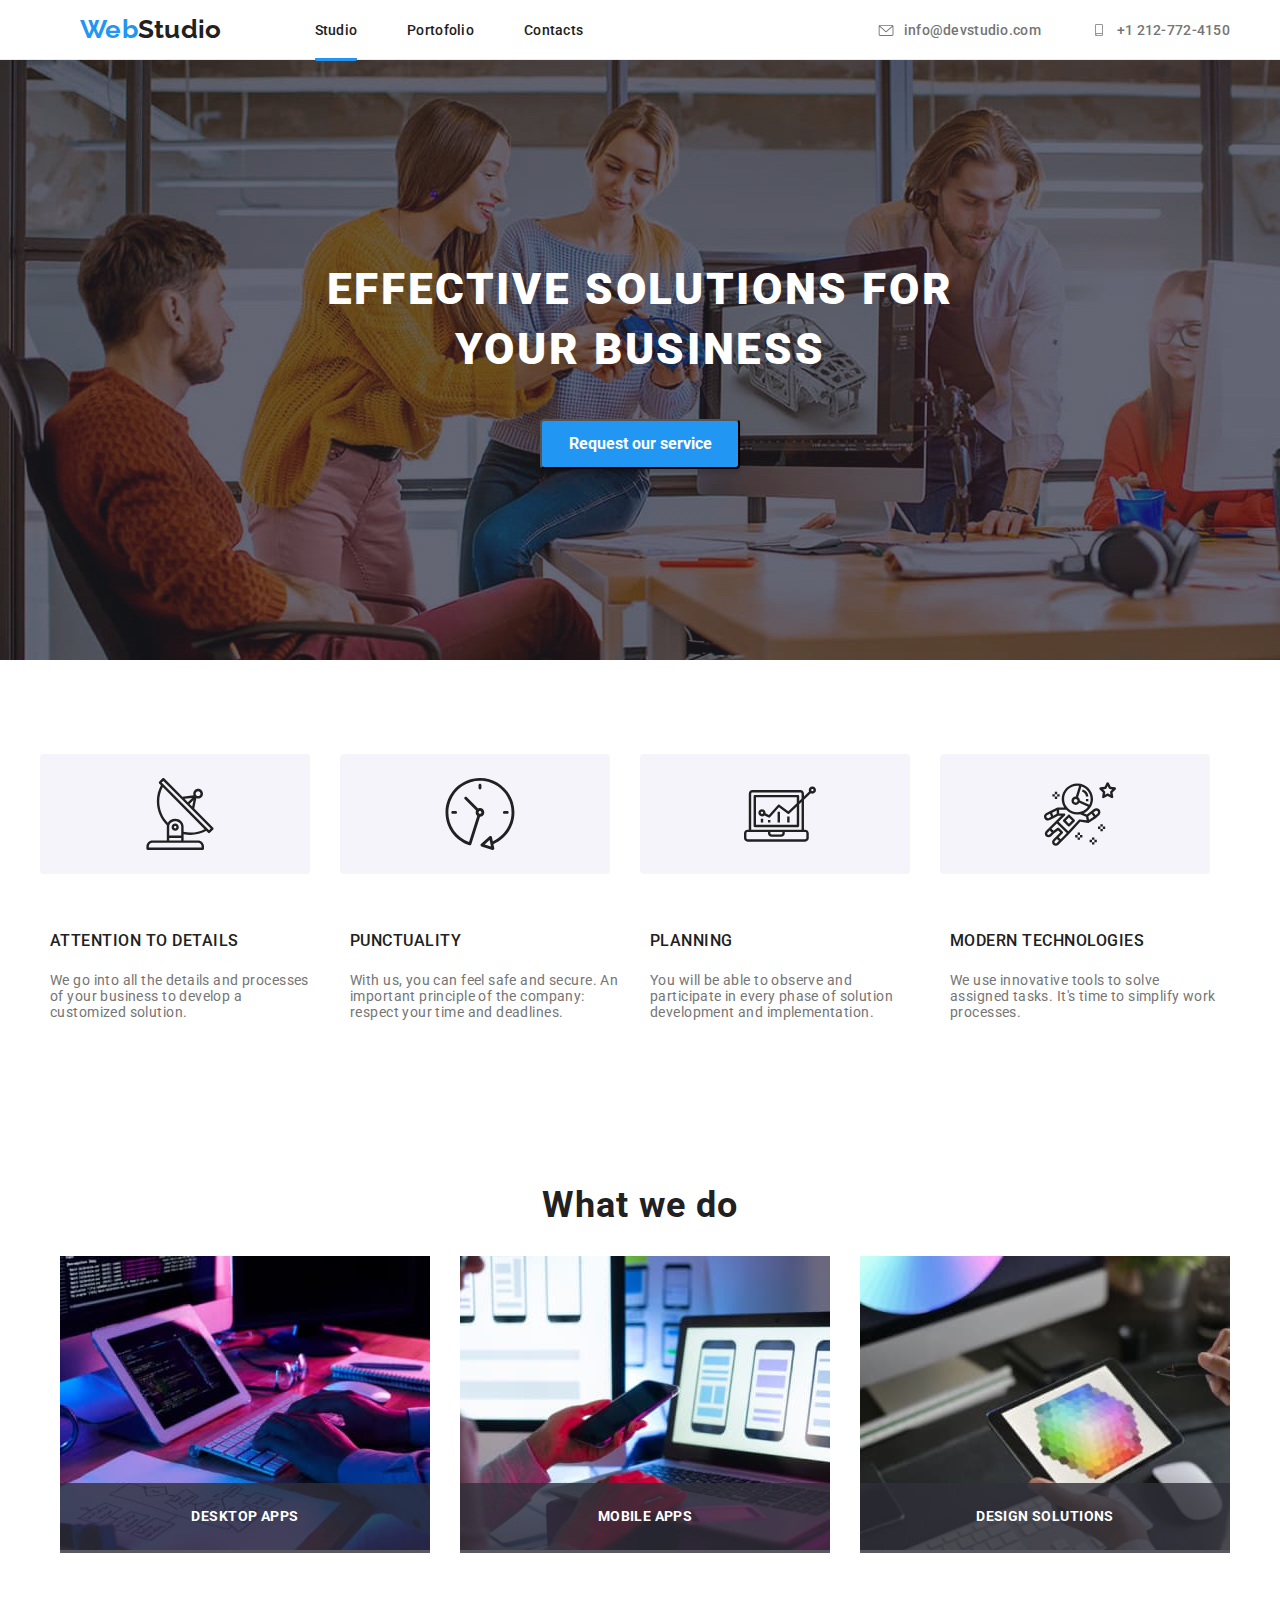
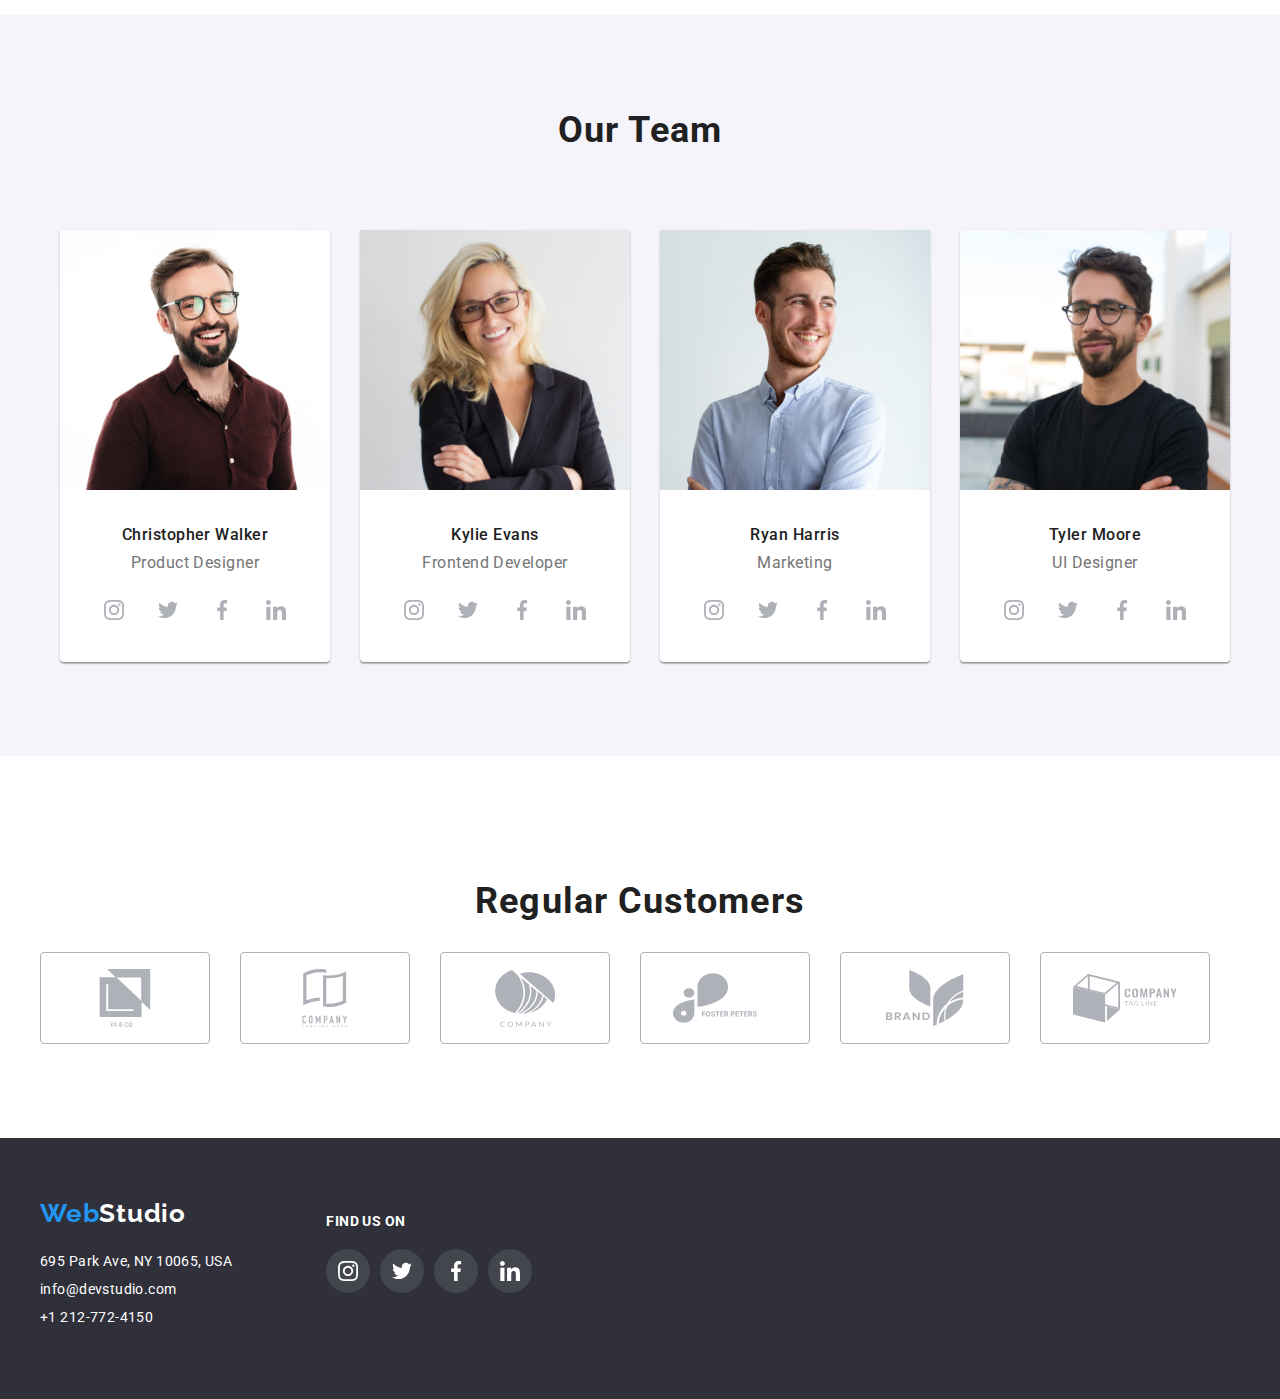
<file: index.html>
<!DOCTYPE html>
<html lang="en">

<head>
    <meta charset="UTF-8">
    <meta http-equiv="X-UA-Compatible" content="IE=edge">
    <meta name="viewport" content="width=device-width, initial-scale=1.0">
    <title>WebStudio</title>
    <link rel="stylesheet"
        href="https://cdnjs.cloudflare.com/ajax/libs/modern-normalize/1.1.0/modern-normalize.min.css" />
    <link rel="stylesheet" href="css/style.css">
</head>

<body>
    <header class="global-header">
        <div class="container">
            <nav class="nav-navigation">
                <div>
                    <ul class="section-header">
                        <li> <a class="logo" href="index.html"><span class="global-logo">Web</span>Studio</a>
                        </li>
                        <li class="nav-section"><a class="border" href="index.html"
                                link="http://127.0.0.1:5500/index.html">Studio</a>
                        </li>
                        <li class="nav-section"><a href="portofolio.html"
                                link="http://127.0.0.1:5500/portofolio.html">Portofolio</a></li>
                        <li class="nav-section"><a href="contacts.html">Contacts</a></li>
                    </ul>
                </div>
                <div class="contact-section">
                    <ul class="section-header-info">

                        <li>
                            <a class="mailto" href="maito:info@devstudio.com">info@devstudio.com
                                <svg class="header-svg">
                                    <use href="./symbol-defs.svg#icon-envelope"></use>
                                </svg>
                            </a>


                        </li>

                        <li>

                            <a class="telephone" href="tel:+12127724150">+1 212-772-4150
                                <svg class="header-svg">
                                    <use href=" ./symbol-defs.svg#icon-smartphone">
                                    </use>
                                </svg>
                            </a>

                        </li>
                    </ul>
                </div>
            </nav>
        </div>
    </header>
    <main>
        <section class="hero-section">
            <div class="container">
                <h1 class="header-title">EFFECTIVE SOLUTIONS FOR YOUR BUSINESS</h1>
                <button data-modal-open class="btn">Request our service</button>
            </div>
        </section>
        <section>
            <div class="container">
                <ul class="symbol-list-ul">
                    <div class="symbol-list">
                        <li class="symbol">
                            <svg>
                                <use href="./symbol-defs.svg#icon-antenna-1"></use>
                            </svg>
                    </div>
                    </li>
                    <div class="symbol-list">
                        <li class="symbol">
                            <svg>
                                <use href="./symbol-defs.svg#icon-clock-1"></use>
                            </svg>
                    </div>
                    </li>
                    <div class="symbol-list">
                        <li class="symbol">
                            <svg>
                                <use href="./symbol-defs.svg#icon-diagram-1"></use>
                            </svg>
                    </div>
                    </li>
                    <div class="symbol-list">
                        <li class="symbol">
                            <svg>
                                <use href="./symbol-defs.svg#icon-astronaut-1"></use>
                            </svg>
                    </div>
                    </li>
                </ul>

                <ul class="section-list">

                    <li>
                        <h4>ATTENTION TO DETAILS</h4>
                        <p class="item-text">We go into all the details and processes of your business to develop a
                            customized
                            solution.
                        </p>

                    </li>
                    <li>

                        <h4>PUNCTUALITY</h4>
                        <p class="item-text">With us, you can feel safe and secure. An important principle of the
                            company: respect your
                            time
                            and deadlines.</p>
                    </li>
                    <li>

                        <h4>PLANNING</h4>
                        <p class="item-text">You will be able to observe and participate in every phase of solution
                            development and
                            implementation.</p>
                    </li>
                    <li>

                        <h4>MODERN TECHNOLOGIES</h4>
                        <p class="item-text">We use innovative tools to solve assigned tasks. It's time to simplify work
                            processes.</p>

                    </li>
                </ul>
            </div>

        </section>
        <section class="section section-photo">
            <div class="container">
                <h2 class="main-section">What we do</h2>
                <ul class="photo-section">
                    <div class="main-box">
                        <li><img width="370" height="294" src="images/hwphoto (2).jpg" alt="laptop munca">
                            <div class="text-box">
                                <h4 class="pictures-text">DESKTOP APPS</h4>
                            </div>
                        </li>
                    </div>
                    <div class="main-box">
                        <li><img width="370" height="294" src="images/hwphoto (1).jpg" alt="poza laptop">
                            <div class="text-box">
                                <h4 class="pictures-text">MOBILE APPS</h4>
                            </div>
                        </li>
                    </div>
                    <div class="main-box">
                        <li><img width="370" height="294" src="images/hwphoto (3).jpg" alt="culori laptop">
                            <div class="text-box">
                                <h4 class="pictures-text">DESIGN SOLUTIONS</h4>
                            </div>
                        </li>
                    </div>
                </ul>
            </div>
        </section>

        <section class="section section-team">
            <div class="container">
                <h2 class="main-section-title team-title">Our Team</h2>
                <ul class="cards">
                    <li>
                        <div class="card">
                            <img class="team-pictures" src="images/photosectionsec1 (1).jpg" alt="team member"
                                width:270px height:260px; />
                            <h4 class="card-title">Christopher Walker</h4>
                            <p class="card-text">Product Designer</p>
                            <div class="bluehover">
                                <a href="https://www.instagram.com" class="social-footer" aria-label="Instagram">
                                    <svg>
                                        <use href="./symbol-defs.svg#icon-instagram-2"></use>
                                    </svg>
                                </a>
                                <a href="https://www.twitter.com" class="social-footer" aria-label="Twitter">
                                    <svg>
                                        <use href="./symbol-defs.svg#icon-twitter-1"></use>
                                    </svg>
                                </a>
                                <a href="https://www.facebook.com" class="social-footer" aria-label="Facebook">
                                    <svg>
                                        <use href="./symbol-defs.svg#icon-facebook-1"></use>
                                    </svg>
                                </a>
                                <a href="https://www.linkedin.com" class="social-footer" aria-label="LinkedIn">
                                    <svg>
                                        <use href="./symbol-defs.svg#icon-linkedin-1"></use>
                                    </svg>
                                </a>
                            </div>
                        </div>
                    </li>
                    <li>
                        <div class="card">
                            <img class="team-pictures" src="images/photosecondsec2 (1).jpg" alt="team member"
                                width:270px height:260px; />
                            <h4 class="card-title">Kylie Evans</h4>
                            <p class="card-text">Frontend Developer</p>
                            <div class="bluehover">
                                <a href="https://www.instagram.com" class="social-footer" aria-label="Instagram">
                                    <svg>
                                        <use href="./symbol-defs.svg#icon-instagram-2"></use>
                                    </svg>
                                </a>
                                <a href="https://www.twitter.com" class="social-footer" aria-label="Twitter">
                                    <svg>
                                        <use href="./symbol-defs.svg#icon-twitter-1"></use>
                                    </svg>
                                </a>
                                <a href="https://www.facebook.com" class="social-footer" aria-label="Facebook">
                                    <svg>
                                        <use href="./symbol-defs.svg#icon-facebook-1"></use>
                                    </svg>
                                </a>
                                <a href="https://www.linkedin.com" class="social-footer" aria-label="LinkedIn">
                                    <svg>
                                        <use href="./symbol-defs.svg#icon-linkedin-1"></use>
                                    </svg>
                                </a>
                            </div>
                        </div>
                    </li>

                    <li>
                        <div class="card">
                            <img class="team-pictures" src="images/photosecondsec3 (1).jpg" alt="team member"
                                width:270px height:260px; />
                            <h4 class="card-title">Ryan Harris</h4>
                            <p class="card-text">Marketing</p>
                            <div class="bluehover">
                                <a href="https://www.instagram.com" class="social-footer" aria-label="Instagram">
                                    <svg>
                                        <use href="./symbol-defs.svg#icon-instagram-2"></use>
                                    </svg>
                                </a>
                                <a href="https://www.twitter.com" class="social-footer" aria-label="Twitter">
                                    <svg>
                                        <use href="./symbol-defs.svg#icon-twitter-1"></use>
                                    </svg>
                                </a>
                                <a href="https://www.facebook.com" class="social-footer" aria-label="Facebook">
                                    <svg>
                                        <use href="./symbol-defs.svg#icon-facebook-1"></use>
                                    </svg>
                                </a>
                                <a href="https://www.linkedin.com" class="social-footer" aria-label="LinkedIn">
                                    <svg>
                                        <use href="./symbol-defs.svg#icon-linkedin-1"></use>
                                    </svg>
                                </a>
                            </div>
                        </div>
                    </li>
                    <li>
                        <div class="card">
                            <img class="team-pictures" src="images/photosecondsec4 (1).jpg" alt="team member"
                                width:270px height:260px; />
                            <h4 class="card-title">Tyler Moore</h4>
                            <p class="card-text">UI Designer</p>
                            <div class="bluehover">
                                <a href="https://www.instagram.com" class="social-footer" aria-label="Instagram">
                                    <svg>
                                        <use href="./symbol-defs.svg#icon-instagram-2"></use>
                                    </svg>
                                </a>
                                <a href="https://www.twitter.com" class="social-footer" aria-label="Twitter">
                                    <svg>
                                        <use href="./symbol-defs.svg#icon-twitter-1"></use>
                                    </svg>
                                </a>
                                <a href="https://www.facebook.com" class="social-footer" aria-label="Facebook">
                                    <svg>
                                        <use href="./symbol-defs.svg#icon-facebook-1"></use>
                                    </svg>
                                </a>
                                <a href="https://www.linkedin.com" class="social-footer" aria-label="LinkedIn">
                                    <svg>
                                        <use href="./symbol-defs.svg#icon-linkedin-1"></use>
                                    </svg>
                                </a>
                            </div>
                        </div>
                    </li>
                </ul>
            </div>
        </section>
        <section class="section-regular-customers">
            <div class="container">
                <h2 class="main-section">Regular Customers</h2>
                <div class="box">
                    <div> <svg class="svg-section">
                            <use href="./symbol-defs.svg#icon-company1"></use>
                        </svg></div>
                    <div><svg class="svg-section">
                            <use href="./symbol-defs.svg#icon-company2"></use>
                        </svg></div>
                    <div><svg class="svg-section">
                            <use href="./symbol-defs.svg#icon-company3"></use>
                        </svg></div>
                    <div><svg class="svg-section">
                            <use href="./symbol-defs.svg#icon-company4"></use>
                        </svg></div>
                    <div><svg class="svg-section">
                            <use href="./symbol-defs.svg#icon-company5"></use>
                        </svg></div>
                    <div><svg class="svg-section">
                            <use href="./symbol-defs.svg#icon-company6"></use>
                        </svg></div>
                </div>
            </div>

        </section>
    </main>
    <footer>
        <div class="container">
            <div class="footer-divide">
                <div>
                    <a class="logo-footer" href="index.html"><span class="global-logo">Web</span>Studio</a>
                    <address class="footer-section">
                        <ul class="footer-ul">
                            <li class="address"><a class="footer-section" href=" 695 Park Ave, NY 10065, USA">695 Park
                                    Ave, NY 10065, USA</a>
                            </li>
                            <li class="mail"><a class="footer-section"
                                    href="maito:info@devstudio.com">info@devstudio.com</a>
                            </li>
                            <li class="number"><a class="footer-section" href="tel:+12127724150">+1 212-772-4150</a>
                            </li>
                        </ul>
                    </address>
                </div>
                <div class="right-footer">
                    <h5>Find us on</h5>
                    <div class="footer-social-links">
                        <a href="https://www.instagram.com" class="social-footer" aria-label="Instagram">
                            <svg>
                                <use href="./symbol-defs.svg#icon-instagram-2"></use>
                            </svg>
                        </a>
                        <a href="https://www.twitter.com" class="social-footer" aria-label="Twitter">
                            <svg>
                                <use href="./symbol-defs.svg#icon-twitter-1"></use>
                            </svg>
                        </a>
                        <a href="https://www.facebook.com" class="social-footer" aria-label="Facebook">
                            <svg>
                                <use href="./symbol-defs.svg#icon-facebook-1"></use>
                            </svg>
                        </a>
                        <a href="https://www.linkedin.com" class="social-footer" aria-label="LinkedIn">
                            <svg>
                                <use href="./symbol-defs.svg#icon-linkedin-1"></use>
                            </svg>
                        </a>
                    </div>
                </div>
            </div>
        </div>
    </footer>
    <!--Modal-->
    <div class="modal is-hidden" data-modal>
        <div class="modal-content">
            <button class="close-btn" data-modal-close>&times;</button>
        </div>
    </div>
    <script src="./js/modal.js" type="text/javascript"></script>
    <script>
        feather.replace();
    </script>
</body>

</html>
</file>
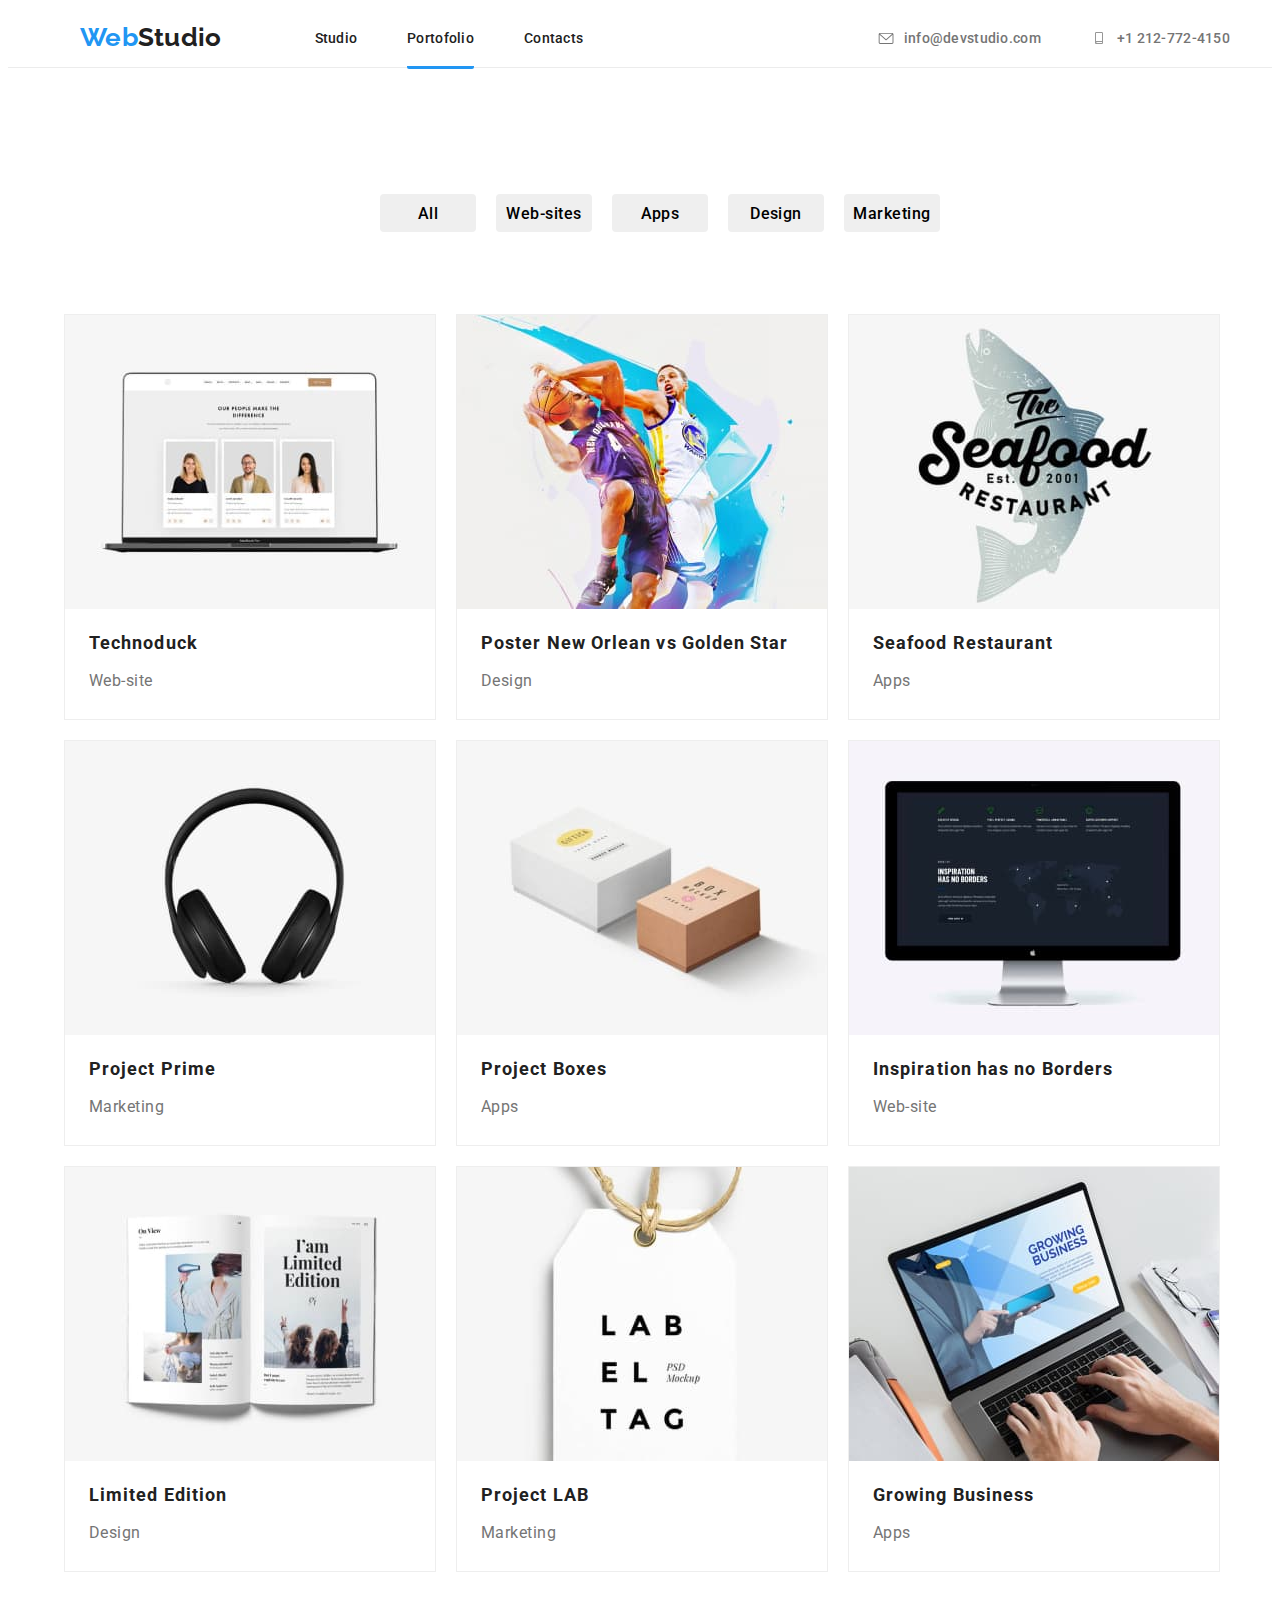
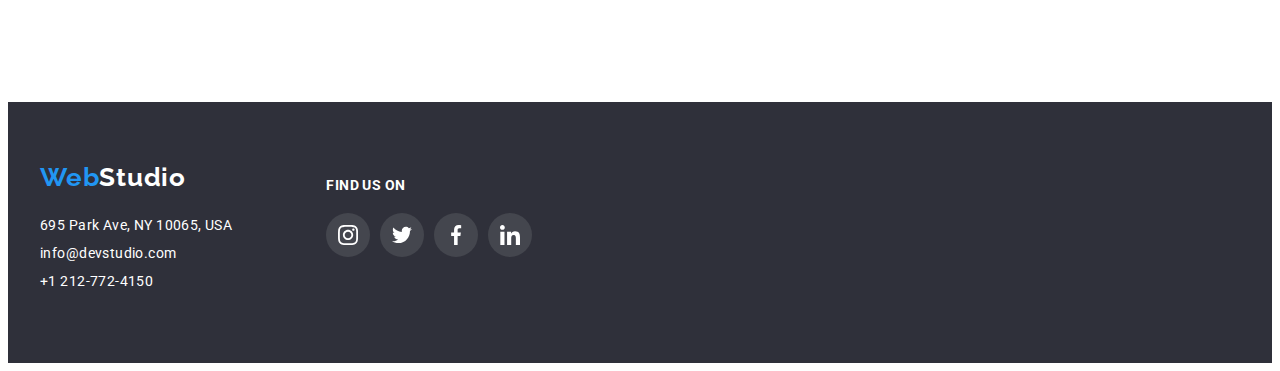
<file: portofolio.html>
<!DOCTYPE html>
<html lang="en">

<head>
    <meta charset="UTF-8">
    <meta http-equiv="X-UA-Compatible" content="IE=edge">
    <meta name="viewport" content="width=device-width, initial-scale=1.0">
    <title>Portofolio</title>
    <link rel="stylesheet" href="css/style.css">
</head>

<body>
    <header class="global-header">
        <div class="container">
            <nav class="nav-navigation">
                <div>
                    <ul class="section-header">
                        <li> <a class="logo" href="index.html"><span class="global-logo">Web</span>Studio</a>
                        </li>
                        <li class="nav-section"><a href="index.html" link="http://127.0.0.1:5500/index.html">Studio</a>
                        </li>
                        <li class="nav-section"><a class="border" href="portofolio.html"
                                link="http://127.0.0.1:5500/portofolio.html">Portofolio</a></li>
                        <li class="nav-section"><a href="contacts.html">Contacts</a></li>
                    </ul>
                </div>
                <div class="contact-section">
                    <ul class="section-header-info">

                        <li>
                            <a class="mailto" href="maito:info@devstudio.com">info@devstudio.com
                                <svg class="header-svg">
                                    <use href="./symbol-defs.svg#icon-envelope"></use>
                                </svg>
                            </a>


                        </li>

                        <li>

                            <a class="telephone" href="tel:+12127724150">+1 212-772-4150
                                <svg class="header-svg">
                                    <use href=" ./symbol-defs.svg#icon-smartphone">
                                    </use>
                                </svg>
                            </a>

                        </li>
                    </ul>
                </div>
            </nav>
        </div>
    </header>
    <main>
        <section class="portofolio-buttons">
            <ul class="buttons">
                <li><button class="btn-section" type="button">All</button></li>
                <li><button class="btn-section" type="button">Web-sites</button></li>
                <li><button class="btn-section" type="button">Apps</button></li>
                <li><button class="btn-section" type="button">Design</button></li>
                <li><button class="btn-section" type="button">Marketing</button></li>
            </ul>
        </section>
        <section>
            <div class="container">
                <ul class="cards-portofolio">
                    <li>
                        <div class="card-portofolio">
                            <div class="item">
                                <img src="images/Technoduck.jpg" alt="Technoduck" />
                                <div class="overlay">
                                    <p class="item-box">Technoduck is a state-of-the-art coronavirus distribution
                                        platform. Companies use
                                        this platform for digital espionage and attacks on competitors' secure servers.
                                    </p>
                                </div>
                            </div>

                            <div class="top-of-the-card">
                                <h3 class="crd-title-portofolio">Technoduck</h3>
                                <p class="crd-text-portofolio">Web-site</p>

                            </div>
                        </div>
                    </li>
                    <li>
                        <div class="card-portofolio">
                            <div class="item">

                                <img src="images/basketball.jpg" alt="Basketball" />
                                <div class="overlay">
                                    <p class="item-box">Technoduck is a state-of-the-art coronavirus distribution
                                        platform. Companies use
                                        this platform for digital espionage and attacks on competitors' secure servers.
                                    </p>
                                </div>
                            </div>
                            <div class="top-of-the-card">
                                <h3 class="crd-title-portofolio">Poster New Orlean vs Golden Star</h3>
                                <p class="crd-text-portofolio">Design</p>
                            </div>
                        </div>
                    </li>
                    <li>
                        <div class="card-portofolio">
                            <div class="item">

                                <img src="images/seafood.jpg" alt="Seafood" />
                                <div class="overlay">
                                    <p class="item-box">Technoduck is a state-of-the-art coronavirus distribution
                                        platform. Companies use
                                        this platform for digital espionage and attacks on competitors' secure servers.
                                    </p>
                                </div>
                            </div>
                            <div class="top-of-the-card">
                                <h3 class="crd-title-portofolio">Seafood Restaurant</h3>
                                <p class="crd-text-portofolio">Apps</p>
                            </div>
                        </div>


                    </li>
                    <li>
                        <div class="card-portofolio">
                            <div class="item">
                                <img src="images/headphones.jpg" alt="Headphones" />
                                <div class="overlay">
                                    <p class="item-box">Technoduck is a state-of-the-art coronavirus distribution
                                        platform. Companies use
                                        this platform for digital espionage and attacks on competitors' secure servers.
                                    </p>
                                </div>
                            </div>
                            <div class="top-of-the-card">
                                <h3 class="crd-title-portofolio">Project Prime</h3>
                                <p class="crd-text-portofolio">Marketing</p>
                            </div>
                        </div>

                    </li>
                    <li>
                        <div class="card-portofolio">
                            <div class="item">
                                <img src="images/boxes.jpg" alt="Boxes" />
                                <div class="overlay">
                                    <p class="item-box">Technoduck is a state-of-the-art coronavirus distribution
                                        platform. Companies use
                                        this platform for digital espionage and attacks on competitors' secure servers.
                                    </p>
                                </div>
                            </div>
                            <div class="top-of-the-card">
                                <h3 class="crd-title-portofolio">Project Boxes</h3>
                                <p class="crd-text-portofolio">Apps</p>
                            </div>
                        </div>
                    </li>



                    <li>
                        <div class="card-portofolio">
                            <div class="item">

                                <img src="images/computer.jpg" alt="Computer" />
                                <div class="overlay">
                                    <p class="item-box">Technoduck is a state-of-the-art coronavirus distribution
                                        platform. Companies use
                                        this platform for digital espionage and attacks on competitors' secure servers.
                                    </p>
                                </div>
                            </div>
                            <div class="top-of-the-card">
                                <h3 class="crd-title-portofolio">Inspiration has no Borders</h3>
                                <p class="crd-text-portofolio">Web-site</p>
                            </div>
                        </div>

                    </li>
                    <li>
                        <div class="card-portofolio">
                            <div class="item">
                                <img src="images/magazine.jpg" alt="Magazine" />
                                <div class="overlay">
                                    <p class="item-box">Technoduck is a state-of-the-art coronavirus distribution
                                        platform. Companies use
                                        this platform for digital espionage and attacks on competitors' secure servers.
                                    </p>
                                </div>
                            </div>
                            <div class="top-of-the-card">

                                <h3 class="crd-title-portofolio">Limited Edition</h3>
                                <p class="crd-text-portofolio">Design</p>
                            </div>
                        </div>
                    </li>
                    <li>
                        <div class="card-portofolio">
                            <div class="item">
                                <img src="images/label.jpg" alt="Label" />
                                <div class="overlay">
                                    <p class="item-box">Technoduck is a state-of-the-art coronavirus distribution
                                        platform. Companies use
                                        this platform for digital espionage and attacks on competitors' secure servers.
                                    </p>
                                </div>
                            </div>
                            <div class="top-of-the-card">
                                <h3 class="crd-title-portofolio">Project LAB</h3>
                                <p class="crd-text-portofolio">Marketing</p>
                            </div>
                        </div>
                    </li>

                    <li>
                        <div class="card-portofolio">
                            <div class="item">
                                <img src="images/laptop.jpg" alt="Laptop" />
                                <div class="overlay">
                                    <p class="item-box">Technoduck is a state-of-the-art coronavirus distribution
                                        platform. Companies use
                                        this platform for digital espionage and attacks on competitors' secure servers.
                                    </p>
                                </div>
                            </div>
                            <div class="top-of-the-card">
                                <h3 class="crd-title-portofolio">Growing Business</h3>
                                <p class="crd-text-portofolio">Apps</p>
                            </div>
                        </div>
                    </li>
                </ul>
            </div>
        </section>
    </main>
    <footer>
        <div class="container">
            <div class="footer-divide">
                <div>
                    <a class="logo-footer" href="index.html"><span class="global-logo">Web</span>Studio</a>
                    <address class="footer-section">
                        <ul class="footer-ul">
                            <li class="address"><a class="footer-section" href=" 695 Park Ave, NY 10065, USA">695 Park
                                    Ave, NY 10065, USA</a>
                            </li>
                            <li class="mail"><a class="footer-section"
                                    href="maito:info@devstudio.com">info@devstudio.com</a>
                            </li>
                            <li class="number"><a class="footer-section" href="tel:+12127724150">+1 212-772-4150</a>
                            </li>
                        </ul>
                    </address>
                </div>
                <div class="right-footer">
                    <h5>Find us on</h5>
                    <div class="footer-social-links">
                        <a href="https://www.instagram.com" class="social-footer" aria-label="Instagram">
                            <svg>
                                <use href="./symbol-defs.svg#icon-instagram-2"></use>
                            </svg>
                        </a>
                        <a href="https://www.twitter.com" class="social-footer" aria-label="Twitter">
                            <svg>
                                <use href="./symbol-defs.svg#icon-twitter-1"></use>
                            </svg>
                        </a>
                        <a href="https://www.facebook.com" class="social-footer" aria-label="Facebook">
                            <svg>
                                <use href="./symbol-defs.svg#icon-facebook-1"></use>
                            </svg>
                        </a>
                        <a href="https://www.linkedin.com" class="social-footer" aria-label="LinkedIn">
                            <svg>
                                <use href="./symbol-defs.svg#icon-linkedin-1"></use>
                            </svg>
                        </a>
                    </div>
                </div>
            </div>
        </div>
    </footer>
</body>

</html>
</file>
<file: css/style.css>
@import url("https://fonts.googleapis.com/css2?family=Montserrat:wght@400;700&family=Raleway:wght@400;500;700;900&display=swap");
@import url("https://fonts.googleapis.com/css2?family=Montserrat:wght@400;700&family=Roboto:wght@400;500;700;900&display=swap");

:root {
  --link-color: #2196f3;
  --heading-color: #212121;
  --text-color: #ffffff;
  --alternative-color: #2f3031;
  --logo-font-family: "Raleway", sans-serif;
}

/* Header css */

.global-header {
  display: flex;
  border-bottom: 1px solid #ececec;
}
.container {
  width: 1200px;
  margin: auto;
}
.nav-navigation {
  margin-top: 24;
  margin-bottom: 25;
  display: flex;
  justify-content: space-between;
  align-items: center;
}
.nav-navigation a:hover {
  color: #2196f3;
}
.section-header {
  display: flex;
  align-items: center;
}
.mailto {
  font-family: "Roboto";
  color: #757575;
  display: flex;
  flex-direction: row-reverse;
  margin-right: 40px;
}
.telephone {
  font-family: "Roboto";
  color: #757575;
  display: flex;
  flex-direction: row-reverse;
}
.logo {
  font-family: var(--logo-font-family);
  font-style: normal;
  font-weight: 700;
  font-size: 26px;
  line-height: 31px;
  margin-right: 93px;
  margin-top: 24;
  margin-bottom: 25;
}

.global-logo {
  color: #2196f3;
}
nav {
  font-family: "Roboto" sans-serif;
  font-style: normal;
  font-weight: 500;
  font-size: 14px;
  line-height: 16px;
  letter-spacing: 0.02em;
  color: var(--heading-color);
}
.nav-section:hover {
  color: var(--link-color);
}
.nav-section {
  margin-top: 24;
  margin-bottom: 25;
  font-family: "Roboto";
  font-size: 14px;
  font-weight: 500;
  line-height: 16px;
  letter-spacing: 0.02em;
  text-align: left;
  position: relative;
}

.section-header-info {
  display: flex;
  align-items: center;
  color: #757575;
  font-family: "Roboto";
  font-style: normal;
  font-weight: 500;
  font-size: 14px;
  line-height: 16px;
  letter-spacing: 0.02em;
}
.section-hea li {
  display: flex;
}

.section-header-info li:hover {
  color: #2196f3;
}
.hero-section {
  background-color: var(--alternative-color);
  font-family: "Roboto";
  font-style: normal;
  color: var(--text-color);
  margin: 0;
  height: 600px;
  padding-top: 10px;
  background: linear-gradient(rgba(47, 48, 58, 0.4), rgba(47, 48, 58, 0.4)),
    url("../images/main-photo.jpg");
}

.section-header li + li {
  margin-right: 50px;
}
.header-title {
  display: flex;
  justify-content: center;
  font-weight: 900;
  font-size: 44px;
  line-height: 60px;
  text-align: center;
  letter-spacing: 0.06em;
  text-transform: uppercase;
  padding-top: 160px;
  margin-left: 250px;
  margin-right: 250px;
  margin-bottom: 0;
}

body {
}

.contact-section li {
  padding-right: 10px;
  display: flex;
}
.section-title {
}
.section-button {
  justify-content: center;
}
.section-button {
  align-self: baseline;
}

.card {
  background-color: white;
  box-shadow: 0px 1px 3px rgba(0, 0, 0, 0.12), 0px 1px 1px rgba(0, 0, 0, 0.14),
    0px 2px 1px rgba(0, 0, 0, 0.2);
  border-radius: 0px 0px 4px 4px;
  margin-right: 30px;
  margin-bottom: 94px;
}

.card-title {
  display: flex;
  justify-content: center;
  margin-top: 30px;
  margin-bottom: 0;
  font-size: 16px;
  letter-spacing: 0.03em;
  font-weight: 500;
  font-family: "Roboto";
}
.card-text {
  display: flex;
  justify-content: center;
  margin-top: 10px;
  font-size: 16px;
  letter-spacing: 0.03em;
  font-weight: 400;
  font-family: "Roboto";
}

.btn {
  font-family: "Roboto";
  font-style: normal;
  font-family: var(--text-font-family);
  background-color: var(--link-color);
  color: var(--text-color);
  font-size: 16px;
  font-weight: 700;
  cursor: pointer;
  box-shadow: 0px 4px 4px rgba(0, 0, 0, 0.15);
  border-radius: 4px;
  width: 200px;
  height: 50px;
  margin: 40px auto 210px 500px;
}

.btn-section:hover {
  color: var(--text-color);
  font-family: "Roboto";
  font-style: normal;
  font-weight: 500;
  font-size: 16px;
  text-align: center;
  letter-spacing: 0.03em;
  border: 0;
  cursor: pointer;
  background-color: var(--link-color);
  box-shadow: 0px 3px 1px rgba(0, 0, 0, 0.1), 0px 1px 2px rgba(0, 0, 0, 0.08),
    0px 2px 2px rgba(0, 0, 0, 0.12);
  border-radius: 4px;
}
a {
  color: var(--heading-color);
  text-decoration: none;
}

h2 {
  color: var(--heading-color);
  font-family: "Roboto";
  font-style: normal;
  font-weight: 700;
  font-size: 36px;
  line-height: 42px;
  letter-spacing: 0.03em;
}
h3 {
  font-family: "Roboto" sans-serif;
  font-style: normal;
  font-weight: 700;
  font-size: 18px;
  line-height: 36px;
  letter-spacing: 0.06em;
  color: var(--heading-color);
}

h4 {
  color: var(--heading-color);
  font-family: "Roboto";
  font-style: normal;
  font-weight: 500;
  font-size: 16px;
  line-height: 19px;
  letter-spacing: 0.03em;
}
.section-list {
  display: flex;
  font-family: "Roboto";
  font-style: normal;
  font-weight: 400;
  padding-bottom: 94px;
  padding-left: 10px;
  padding-right: 150px;
  padding-top: 20px;
  gap: 30px;
}

.photo-section {
  display: flex;
  justify-content: center;
  padding-bottom: 30px;
}
.photo-section li {
  padding-right: 30px;
}
.main-section {
  text-align: center;
}
p {
  color: #757575;
}

.main-box {
  position: relative;
}
.text-box {
  position: absolute;
  z-index: 1;
  background: rgba(47, 48, 58, 0.8);
  width: 370px;
  height: 70px;
  display: flex;
  justify-content: center;
  bottom: 2px;
}
.pictures-text {
  font-family: "Roboto";
  font-style: normal;
  font-weight: 700;
  font-size: 14px;
  line-height: 16px;
  text-align: center;
  letter-spacing: 0.03em;
  text-transform: uppercase;
  color: #ffffff;
  margin-top: 25px;
}

.item-text {
  font-family: "Roboto";
  font-style: normal;
  font-weight: 400;
  font-size: 14px;
  letter-spacing: 0.03em;
  width: 270px;
  height: 75px;
}
ul {
  list-style-type: none;
}

.team-pictures {
  width: 270px;
  height: 260px;
}
.section-team {
  background-color: #f5f4fa;
}
.main-section-title {
  text-align: center;
  font-weight: 700;
  font-size: 36px;
  letter-spacing: 0.03em;
  padding-top: 94px;
  padding-bottom: 50px;
}
.team-title {
  padding-bottom: 50px;
}
.cards {
  display: flex;
  justify-content: center;
  margin: 0;
}
/* Footer index.html*/

footer {
  background-color: #2f303a;
  color: var(--text-color);
}

.footer-section {
  font-family: var(--text-color);
  font-style: normal;
  font-weight: 400;
  font-size: 14px;
  line-height: 16px;
  letter-spacing: 0.03em;
  color: var(--text-color);
}
.footer-section:hover {
  color: #2196f3;
  color: var(--link-color);
}

.logo-footer {
  color: var(--text-color);
  font-family: var(--logo-font-family);
  font-size: 26px;
  font-weight: 700;
  line-height: 31px;
  letter-spacing: 0.03em;
  display: flex;
  padding-top: 60px;
  padding-bottom: 10px;
}

.footer-ul {
  padding-left: 0;
}
.right-footer {
  display: flex;
  flex-direction: column;
  margin-top: 75px;
  margin-left: 94px;
}
h5 {
  display: flex;
  font-family: "Roboto";
  font-style: normal;
  font-weight: 700;
  font-size: 14px;
  line-height: 16px;
  letter-spacing: 0.03em;
  text-transform: uppercase;
  color: #ffffff;
  margin-top: 0;
  margin-bottom: 20px;
}
.footer-social-links {
  display: flex;
  gap: 10px;
  justify-content: center;
  padding-bottom: 30px;
}
.footer-social-links svg {
  width: 20px;
  height: 20px;
}
.footer-social-links a {
  color: #fff;
  background-color: #44464e;
  display: flex;
  justify-content: center;
  align-items: center;
  width: 44px;
  height: 44px;
  border-radius: 100px;
}
.footer-social-links a:hover,
.footer-social-links a:focus {
  color: #fff;
  cursor: pointer;
  background: #2196f3;
}
.footer-divide {
  display: flex;
}
.address {
  font-family: "Roboto";
  font-style: normal;
  font-weight: 400;
  padding-bottom: 12px;
  padding-left: 0;
}
.address:focus {
  color: var(--link-color);
}
.mail {
  font-family: "Roboto";
  font-style: normal;
  font-weight: 400;
  padding-bottom: 12px;
}
.number {
  font-family: "Roboto";
  font-style: normal;
  font-weight: 400;
  padding-bottom: 60px;
}

/* Portofolio css */

.button {
  position: absolute;
  top: 61%;
  left: 42.5%;
  font-family: "Roboto";
  font-style: normal;
  font-weight: 700;
  font-size: 16px;
  line-height: 30px;
  padding-top: 10px;
  padding-bottom: 10px;
  padding-left: 20px;
  padding-right: 19px;
  letter-spacing: 0.06em;
  color: #ffffff;
  background: #2196f3;
}
.buttons li {
  margin: 10px;
}
.btn-section {
  cursor: pointer;
  width: 96px;
  height: 38px;
  font-family: "Roboto";
  font-style: normal;
  font-weight: 500;
  font-size: 16px;
  text-align: center;
  letter-spacing: 0.03em;
  border: 0;
  border-radius: 4px;
}

.buttons {
  display: flex;
  text-align: center;
  margin-left: 250px;
  margin-right: 250px;
  justify-content: center;
  padding-top: 100px;
  padding-bottom: 56px;
}

.cards-portofolio {
  padding-bottom: 94px;
  display: flex;
  flex-wrap: wrap;
  justify-content: flex-end;
  padding-inline-start: 0;
}

.card-portofolio {
  background: #ffffff;
  border: 1px solid #eeeeee;
  width: 370px;
  height: 404px;
}
.card-portofolio:hover {
  box-shadow: 0px 1px 1px rgba(0, 0, 0, 0.12), 0px 4px 4px rgba(0, 0, 0, 0.06),
    1px 4px 6px rgba(0, 0, 0, 0.16);
  cursor: pointer;
}
.cards-portofolio li {
  margin-bottom: 20px;
  margin-right: 20px;
}
.crd-title-portofolio {
  font-family: "Roboto";
  font-style: normal;
  font-weight: 700;
  font-size: 18px;
  line-height: 36px;
  letter-spacing: 0.06em;
  color: #212121;
  margin-left: 24px;
  margin-bottom: 0;
}

.crd-text-portofolio {
  font-family: "Roboto";
  font-style: normal;
  font-weight: 400;
  font-size: 16px;
  letter-spacing: 0.03em;
  color: #757575;
  margin-left: 24px;
  margin-top: 10px;
}

/* Icons header and main */

.box {
  display: flex;
  gap: 30px;
  height: 92px;
  width: 170px;
  left: 415px;
  top: 2493px;
  border-radius: 4px;
  cursor: pointer;
}
.svg-section {
  width: 170px;
  height: 92px;
  padding: 16px 32px;
  border: 1px solid #afb1b8;
  border-radius: 4px;
  color: #afb1b8;
  box-sizing: border-box;
}
.svg-section:hover {
  color: #2196f3;
  border: 1px solid #2196f3;
}
.section-regular-customers {
  padding-top: 94px;
  padding-bottom: 94px;
}
.symbol-list {
  display: flex;
  flex-direction: row;
  padding-inline-start: 0;
  width: 270px;
  height: 120px;
  background: #f5f4fa;
  border-radius: 4px;
  gap: 30px;
}
.symbol {
  display: flex;
  transform: scale(0.6);
  margin-left: -10px;
  color: #212121;
}
use:hover {
  color: #2196f3;
}
.symbol-list-ul {
  display: flex;
  padding-inline-start: 0;
  width: 270px;
  height: 120px;
  background: #f5f4fa;
  border-radius: 4px;
  gap: 30px;
}
.symbol-list {
  display: flex;
  flex-direction: row;
  padding-inline-start: 0;
  width: 270px;
  height: 120px;
  background: #f5f4fa;
  border-radius: 4px;
  gap: 30px;
}
.symbol {
  display: flex;
  transform: scale(0.6);
  margin-left: -10px;
  color: #212121;
}

.symbol-list-ul {
  display: flex;
  flex-direction: row;
  padding-inline-start: 0;
  width: 270px;
  height: 120px;
  background: #f5f4fa;
  border-radius: 4px;
  gap: 30px;
  margin-top: 94px;
}
.header-svg {
  display: flex;
  width: 16px;
  height: 12px;
  margin-right: 10px;
  margin-top: 2px;
}

.bluehover a {
  color: #afb1b8;
  background-color: #ffffff;
  display: flex;
  justify-content: center;
  align-items: center;
  width: 44px;
  height: 44px;
  border-radius: 100px;
}
.bluehover a:hover,
.bluehover a:focus {
  color: #fff;
  cursor: pointer;
  background: #2196f3;
}
.bluehover svg {
  width: 20px;
  height: 20px;
}
.bluehover {
  display: flex;
  gap: 10px;
  justify-content: center;
  padding-bottom: 30px;
}
.item {
  position: absolute;
  width: 370px;
  height: 294px;
  overflow: hidden;
}
.item .overlay {
  position: absolute;
  top: 0;
  right: 0;
  bottom: 0;
  left: 0;
  background: rgba(33, 150, 243, 0.9);
  color: #ffffff;
  overflow: hidden;
  height: 100%;
  width: 100%;
  transition-property: top, right, bottom, left;
  transition-duration: 250ms;
  transition-timing-function: cubic-bezier(0.4, 0, 0.2, 1);
  top: 100%;
}
.item:hover .overlay {
  top: 0;
}
.item-box {
  height: 200px;
  flex-shrink: 0;
  margin: 63px 24px 91px;

  font-family: "Roboto";
  color: #ffffff;
  line-height: 28px;
  line-height: 133%;
  justify-content: flex-start;
  letter-spacing: 3%;
  font-size: 18px;
}
.top-of-the-card {
  margin-top: 310px;
}
.portofolio {
  border-bottom: 2px solid red;
}
.portofolio:hover::after {
  display: inline;
}
.portofolio::after {
  position: absolute;
  display: none;
  content: "";
  background: #2196f3;
  border-radius: 2px;
  width: 100%;
  height: 3px;
  bottom: -22px;
  left: 0;
  width: 100%;
}

.border {
  border-bottom: 3px solid #2196f3;
  border-radius: 2px;
  padding-bottom: 20px;
}

.modal {
  position: fixed;
  z-index: 2;
  top: 0;
  bottom: 0;
  left: 0;
  right: 0;
  background: rgba(25, 28, 38, 0.5);
  width: 100vw;
  height: 100vh;
  display: flex;
  justify-content: center;
  align-items: center;
  transition: transform var(--transition);
}
.modal-content {
  padding: 16px;
  background: #fff;
  width: 37%;
  margin: 0 auto;
  height: 600px;
  position: relative;
  border-radius: 4px;
}
.is-hidden {
  transform: scale(1);
  visibility: hidden;
  opacity: 1;
  pointer-events: auto;
}

.close-btn {
  background: #ffffff;
  border: 1px solid rgba(0, 0, 0, 0.1);
  border-radius: 50%;
  width: 30px;
  height: 30px;
  color: black;
  position: absolute;
  outline: none;
  right: 8px;
  top: 8px;
  transform: scale(1.1);
  padding-bottom: 5px;
  position: absolute;
}
.close-btn:hover {
  background: #ffffff;
  border: 2px solid #e5e5e5;
  border-radius: 50%;
  color: black;
}
</file>
